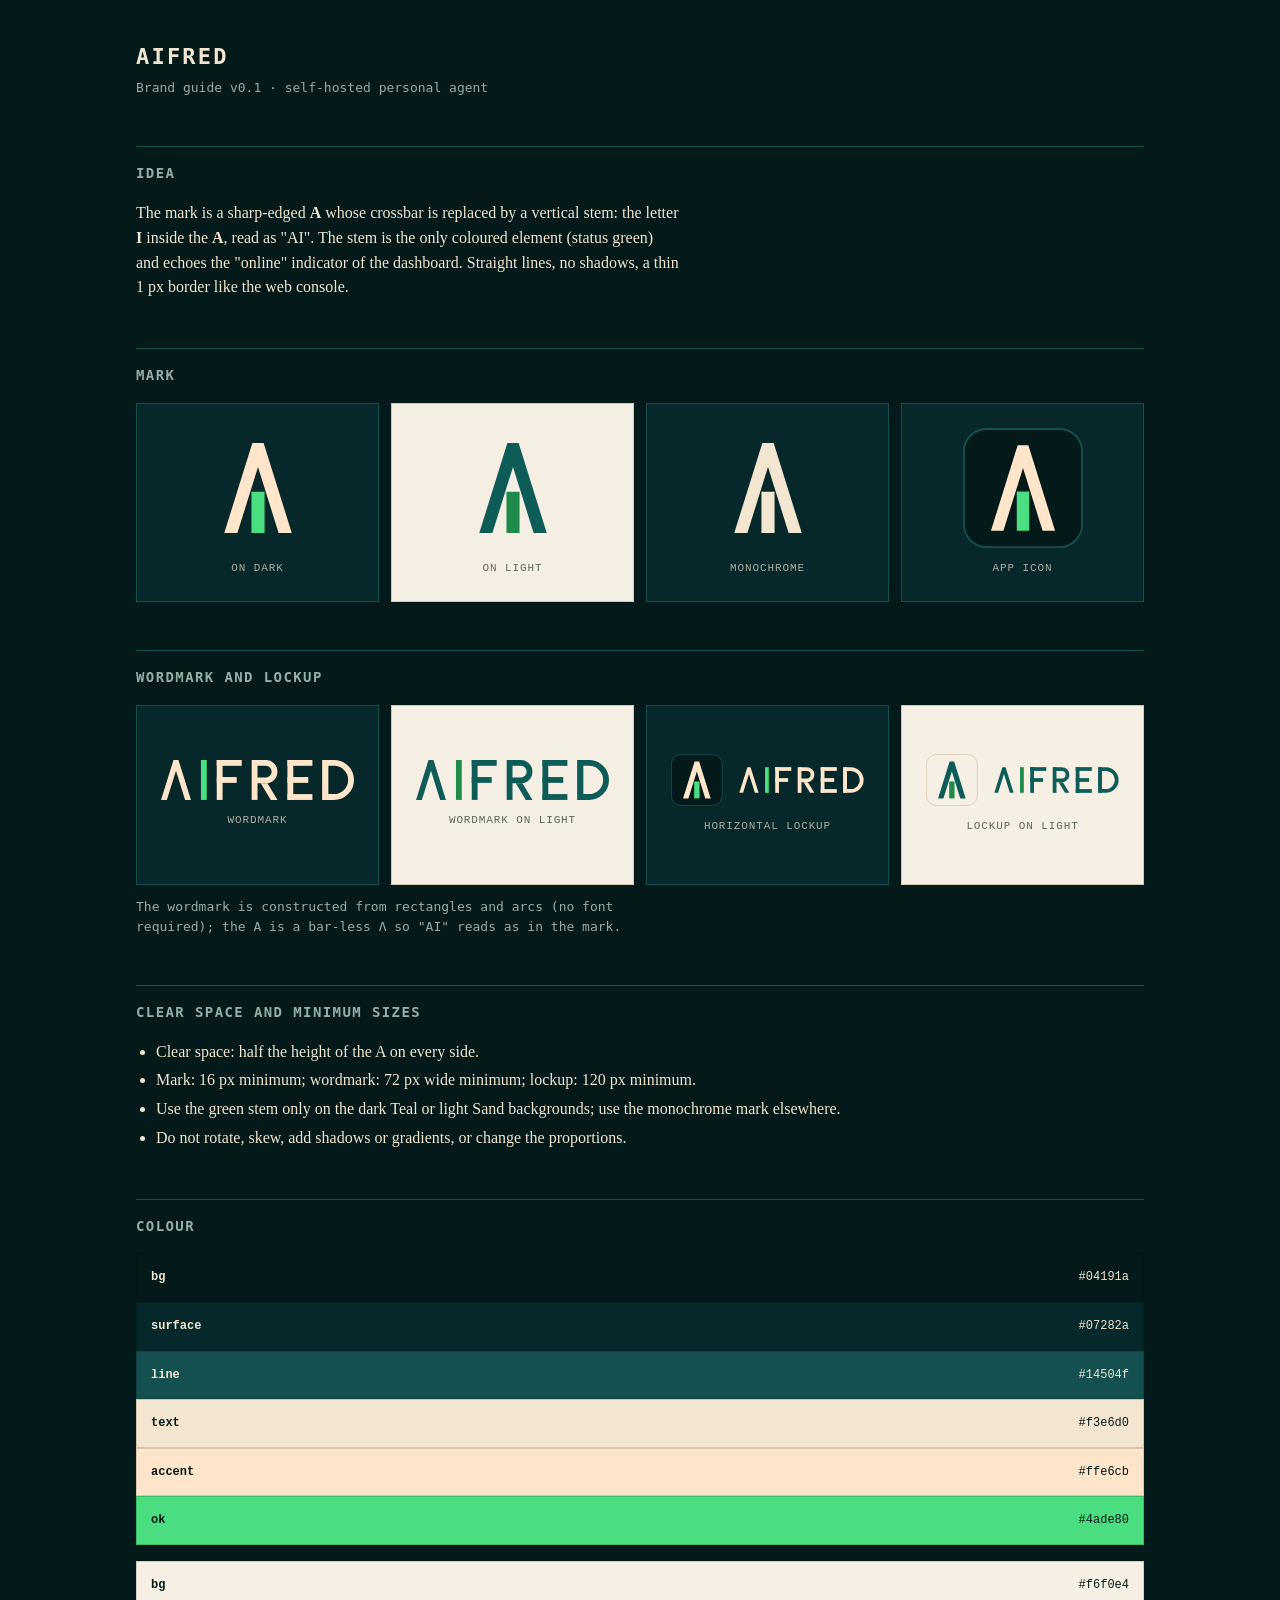
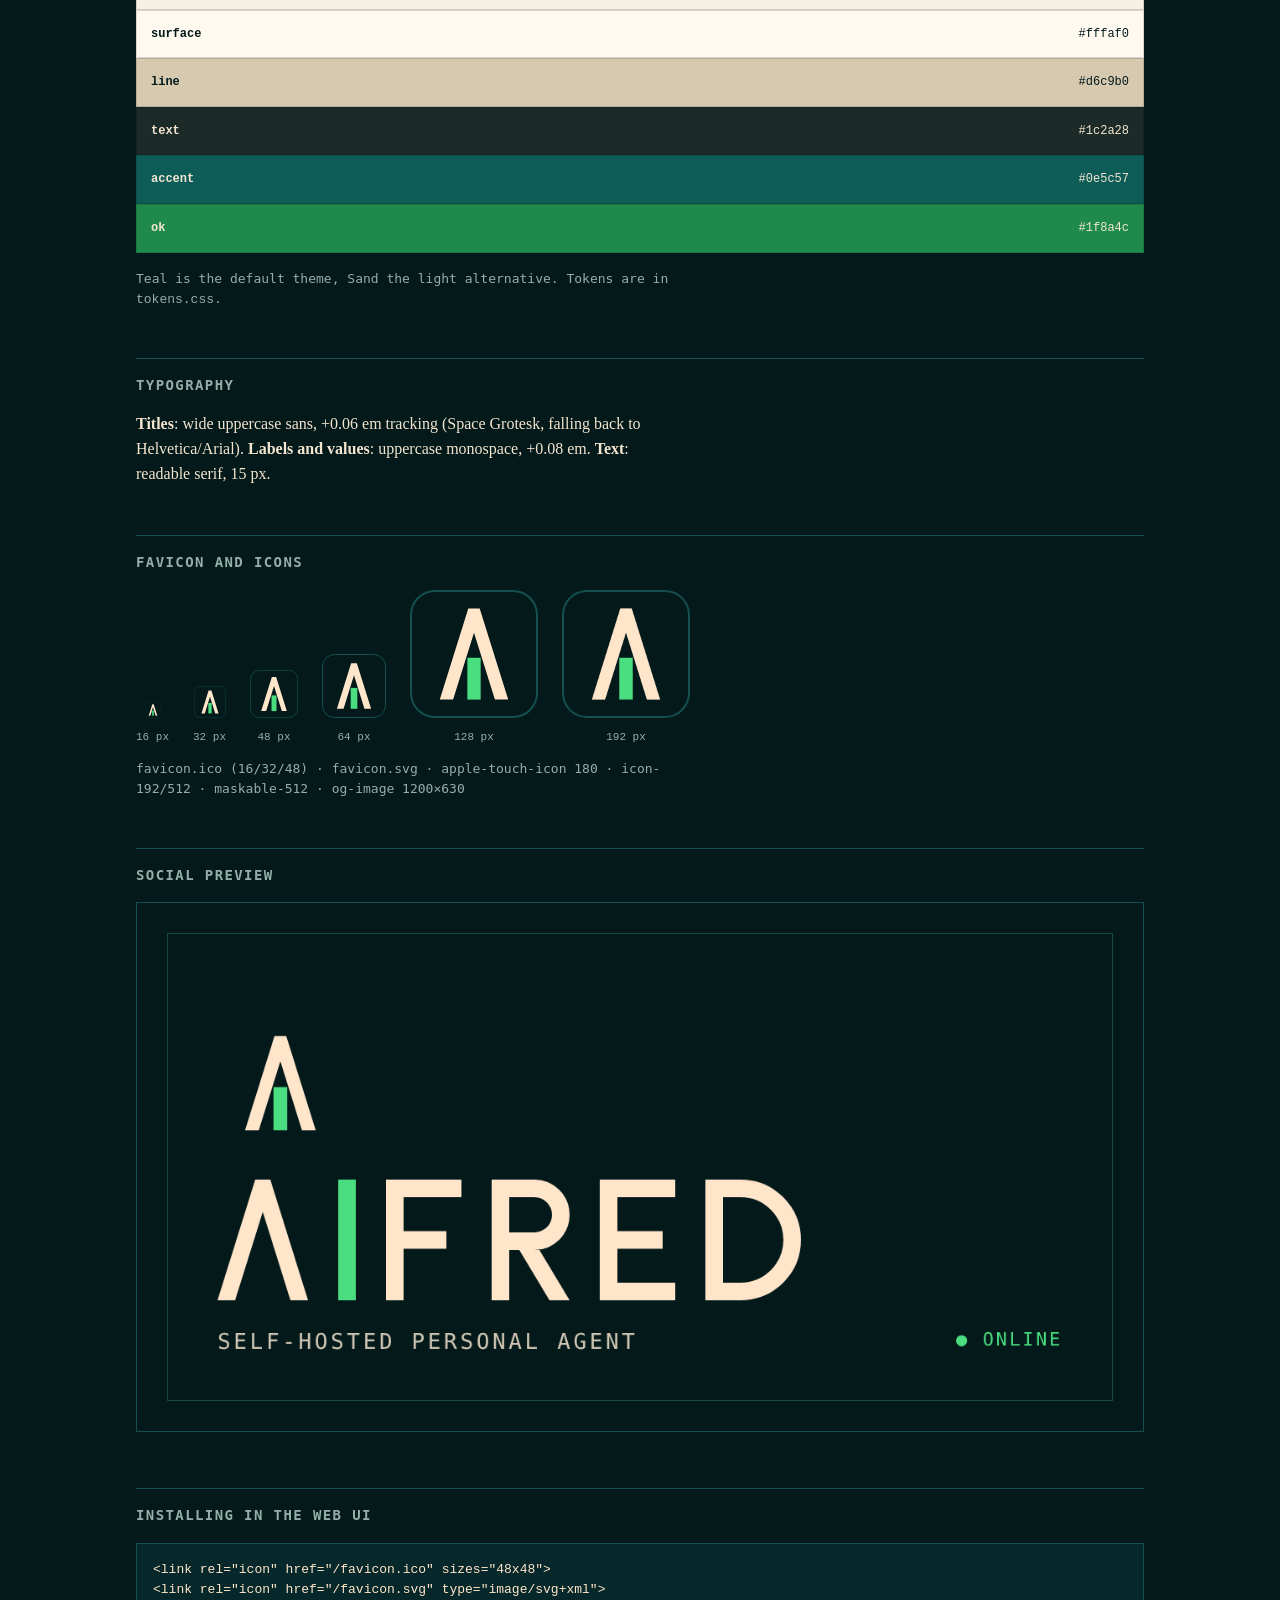
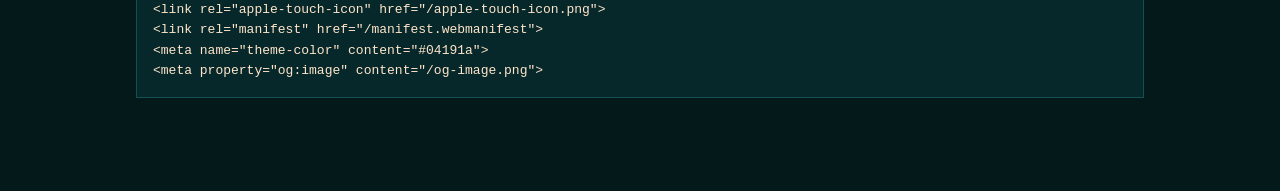
<file: brand/index.html>
<!doctype html>
<html lang="en"><head><meta charset="utf-8"><meta name="viewport" content="width=device-width,initial-scale=1">
<title>AIFRED brand guide</title>
<link rel="icon" href="favicon.svg" type="image/svg+xml">
<style>
:root{--bg:#04191a;--surface:#07282a;--line:#14504f;--text:#f3e6d0;--muted:#93b0a8;--accent:#ffe6cb;--ok:#4ade80}
*{box-sizing:border-box}body{margin:0;background:var(--bg);color:var(--text);
font:16px/1.55 Georgia,serif}main{max-width:1040px;margin:0 auto;padding:40px 16px 80px}
h1,h2{font-family:ui-monospace,"DejaVu Sans Mono",monospace;text-transform:uppercase;letter-spacing:.1em;
font-weight:600}h1{font-size:22px;margin:0 0 4px}h2{font-size:14px;color:var(--muted);margin:48px 0 16px;
border-top:1px solid var(--line);padding-top:16px}p{max-width:68ch;margin:0 0 12px}
.mono{font-family:ui-monospace,"DejaVu Sans Mono",monospace;font-size:13px;color:var(--muted)}
.grid{display:grid;grid-template-columns:repeat(auto-fit,minmax(240px,1fr));gap:12px}
.card{border:1px solid var(--line);background:var(--surface);padding:24px;display:flex;flex-direction:column;
gap:12px;align-items:center;justify-content:center;min-height:180px}
.card.light{background:#f6f0e4;border-color:#d6c9b0;color:#1c2a28}
.card small{font-family:ui-monospace,monospace;font-size:11px;letter-spacing:.08em;text-transform:uppercase;
opacity:.7}.card svg{max-width:100%;height:auto}
.sw{padding:14px;display:flex;justify-content:space-between;font-family:ui-monospace,monospace;font-size:12px;
border:1px solid rgba(0,0,0,.15)}.sws{display:grid;gap:0;margin-bottom:16px}
figure{margin:0;text-align:center}figcaption{font:11px ui-monospace,monospace;color:var(--muted);margin-top:6px}
.row{display:flex;gap:24px;align-items:flex-end;flex-wrap:wrap}
pre{background:var(--surface);border:1px solid var(--line);padding:16px;overflow:auto;font-size:13px;
color:var(--accent)}ul{padding-left:20px}li{margin-bottom:4px}
</style></head><body><main>
<h1>AIFRED</h1><p class="mono">Brand guide v0.1 · self-hosted personal agent</p>
<h2>Idea</h2>
<p>The mark is a sharp-edged <b>A</b> whose crossbar is replaced by a vertical stem: the letter
<b>I</b> inside the <b>A</b>, read as "AI". The stem is the only coloured element (status green) and echoes the
"online" indicator of the dashboard. Straight lines, no shadows, a thin 1 px border like the web console.</p>
<h2>Mark</h2><div class="grid">
<div class="card"><svg xmlns="http://www.w3.org/2000/svg" viewBox="0 0 64 64" width="120" height="120" role="img"><title>AIFRED mark (for dark backgrounds)</title><polygon points="14,56 29,8 35,8 50,56 43,56 32,20.8 21,56" fill="#ffe6cb"/><rect x="28.5" y="34" width="7" height="22" fill="#4ade80"/></svg><small>On dark</small></div>
<div class="card light"><svg xmlns="http://www.w3.org/2000/svg" viewBox="0 0 64 64" width="120" height="120" role="img"><title>AIFRED mark (for light backgrounds)</title><polygon points="14,56 29,8 35,8 50,56 43,56 32,20.8 21,56" fill="#0e5c57"/><rect x="28.5" y="34" width="7" height="22" fill="#1f8a4c"/></svg><small>On light</small></div>
<div class="card" style="color:#f3e6d0"><svg xmlns="http://www.w3.org/2000/svg" viewBox="0 0 64 64" width="120" height="120" role="img"><title>AIFRED mark (single colour)</title><polygon points="14,56 29,8 35,8 50,56 43,56 32,20.8 21,56" fill="currentColor"/><rect x="28.5" y="34" width="7" height="22" fill="currentColor"/></svg><small>Monochrome</small></div>
<div class="card"><svg xmlns="http://www.w3.org/2000/svg" viewBox="0 0 64 64" width="120" height="120" role="img"><title>AIFRED app icon</title><rect x="0.5" y="0.5" width="63.0" height="63.0" rx="12" fill="#04191a" stroke="#14504f" stroke-width="1"/><polygon points="14.9,54.8 29.15,9.2 34.85,9.2 49.1,54.8 42.45,54.8 32,21.36 21.55,54.8" fill="#ffe6cb"/><rect x="28.68" y="33.9" width="6.65" height="20.9" fill="#4ade80"/></svg><small>App icon</small></div>
</div>
<h2>Wordmark and lockup</h2><div class="grid">
<div class="card"><svg xmlns="http://www.w3.org/2000/svg" viewBox="0 0 232 48" width="232" height="48" role="img"><title>AIFRED wordmark (for dark backgrounds)</title><polygon points="0,48 15,0 21,0 36,48 29,48 18,12.8 7,48" fill="#ffe6cb"/><rect x="48" y="0" width="7" height="48" fill="#4ade80"/><rect x="67" y="0" width="7" height="48" fill="#ffe6cb"/><rect x="67" y="0" width="30" height="7" fill="#ffe6cb"/><rect x="67" y="20.5" width="24" height="7" fill="#ffe6cb"/><rect x="109" y="0" width="7" height="48" fill="#ffe6cb"/><path d="M112.5 3.5H126a10.5 10.5 0 0 1 0 21H112.5" fill="none" stroke="#ffe6cb" stroke-width="7"/><polygon points="120,28 128,28 140,48 132,48" fill="#ffe6cb"/><rect x="152" y="0" width="7" height="48" fill="#ffe6cb"/><rect x="152" y="0" width="30" height="7" fill="#ffe6cb"/><rect x="152" y="20.5" width="25" height="7" fill="#ffe6cb"/><rect x="152" y="41" width="30" height="7" fill="#ffe6cb"/><path d="M197.5 3.5H208A20.5 20.5 0 0 1 208 44.5H197.5Z" fill="none" stroke="#ffe6cb" stroke-width="7" stroke-linejoin="miter"/><rect x="194" y="0" width="7" height="48" fill="#ffe6cb"/></svg><small>Wordmark</small></div>
<div class="card light"><svg xmlns="http://www.w3.org/2000/svg" viewBox="0 0 232 48" width="232" height="48" role="img"><title>AIFRED wordmark (for light backgrounds)</title><polygon points="0,48 15,0 21,0 36,48 29,48 18,12.8 7,48" fill="#0e5c57"/><rect x="48" y="0" width="7" height="48" fill="#1f8a4c"/><rect x="67" y="0" width="7" height="48" fill="#0e5c57"/><rect x="67" y="0" width="30" height="7" fill="#0e5c57"/><rect x="67" y="20.5" width="24" height="7" fill="#0e5c57"/><rect x="109" y="0" width="7" height="48" fill="#0e5c57"/><path d="M112.5 3.5H126a10.5 10.5 0 0 1 0 21H112.5" fill="none" stroke="#0e5c57" stroke-width="7"/><polygon points="120,28 128,28 140,48 132,48" fill="#0e5c57"/><rect x="152" y="0" width="7" height="48" fill="#0e5c57"/><rect x="152" y="0" width="30" height="7" fill="#0e5c57"/><rect x="152" y="20.5" width="25" height="7" fill="#0e5c57"/><rect x="152" y="41" width="30" height="7" fill="#0e5c57"/><path d="M197.5 3.5H208A20.5 20.5 0 0 1 208 44.5H197.5Z" fill="none" stroke="#0e5c57" stroke-width="7" stroke-linejoin="miter"/><rect x="194" y="0" width="7" height="48" fill="#0e5c57"/></svg><small>Wordmark on light</small></div>
<div class="card"><svg xmlns="http://www.w3.org/2000/svg" viewBox="0 0 209 56" width="260" height="70" role="img"><title>AIFRED</title><g transform="translate(0 0) scale(0.875)"><rect x="0.5" y="0.5" width="63.0" height="63.0" rx="12" fill="#04191a" stroke="#14504f" stroke-width="1"/><polygon points="14.9,54.8 29.15,9.2 34.85,9.2 49.1,54.8 42.45,54.8 32,21.36 21.55,54.8" fill="#ffe6cb"/><rect x="28.68" y="33.9" width="6.65" height="20.9" fill="#4ade80"/></g><g transform="translate(74 14.1) scale(0.58)"><polygon points="0,48 15,0 21,0 36,48 29,48 18,12.8 7,48" fill="#ffe6cb"/><rect x="48" y="0" width="7" height="48" fill="#4ade80"/><rect x="67" y="0" width="7" height="48" fill="#ffe6cb"/><rect x="67" y="0" width="30" height="7" fill="#ffe6cb"/><rect x="67" y="20.5" width="24" height="7" fill="#ffe6cb"/><rect x="109" y="0" width="7" height="48" fill="#ffe6cb"/><path d="M112.5 3.5H126a10.5 10.5 0 0 1 0 21H112.5" fill="none" stroke="#ffe6cb" stroke-width="7"/><polygon points="120,28 128,28 140,48 132,48" fill="#ffe6cb"/><rect x="152" y="0" width="7" height="48" fill="#ffe6cb"/><rect x="152" y="0" width="30" height="7" fill="#ffe6cb"/><rect x="152" y="20.5" width="25" height="7" fill="#ffe6cb"/><rect x="152" y="41" width="30" height="7" fill="#ffe6cb"/><path d="M197.5 3.5H208A20.5 20.5 0 0 1 208 44.5H197.5Z" fill="none" stroke="#ffe6cb" stroke-width="7" stroke-linejoin="miter"/><rect x="194" y="0" width="7" height="48" fill="#ffe6cb"/></g></svg><small>Horizontal lockup</small></div>
<div class="card light"><svg xmlns="http://www.w3.org/2000/svg" viewBox="0 0 209 56" width="260" height="70" role="img"><title>AIFRED</title><g transform="translate(0 0) scale(0.875)"><rect x="0.5" y="0.5" width="63.0" height="63.0" rx="12" fill="#f6f0e4" stroke="#d6c9b0" stroke-width="1"/><polygon points="14.9,54.8 29.15,9.2 34.85,9.2 49.1,54.8 42.45,54.8 32,21.36 21.55,54.8" fill="#0e5c57"/><rect x="28.68" y="33.9" width="6.65" height="20.9" fill="#1f8a4c"/></g><g transform="translate(74 14.1) scale(0.58)"><polygon points="0,48 15,0 21,0 36,48 29,48 18,12.8 7,48" fill="#0e5c57"/><rect x="48" y="0" width="7" height="48" fill="#1f8a4c"/><rect x="67" y="0" width="7" height="48" fill="#0e5c57"/><rect x="67" y="0" width="30" height="7" fill="#0e5c57"/><rect x="67" y="20.5" width="24" height="7" fill="#0e5c57"/><rect x="109" y="0" width="7" height="48" fill="#0e5c57"/><path d="M112.5 3.5H126a10.5 10.5 0 0 1 0 21H112.5" fill="none" stroke="#0e5c57" stroke-width="7"/><polygon points="120,28 128,28 140,48 132,48" fill="#0e5c57"/><rect x="152" y="0" width="7" height="48" fill="#0e5c57"/><rect x="152" y="0" width="30" height="7" fill="#0e5c57"/><rect x="152" y="20.5" width="25" height="7" fill="#0e5c57"/><rect x="152" y="41" width="30" height="7" fill="#0e5c57"/><path d="M197.5 3.5H208A20.5 20.5 0 0 1 208 44.5H197.5Z" fill="none" stroke="#0e5c57" stroke-width="7" stroke-linejoin="miter"/><rect x="194" y="0" width="7" height="48" fill="#0e5c57"/></g></svg><small>Lockup on light</small></div>
</div>
<p class="mono" style="margin-top:12px">The wordmark is constructed from rectangles and arcs (no font required);
the A is a bar-less Λ so "AI" reads as in the mark.</p>
<h2>Clear space and minimum sizes</h2>
<ul><li>Clear space: half the height of the A on every side.</li>
<li>Mark: 16 px minimum; wordmark: 72 px wide minimum; lockup: 120 px minimum.</li>
<li>Use the green stem only on the dark Teal or light Sand backgrounds; use the monochrome mark elsewhere.</li>
<li>Do not rotate, skew, add shadows or gradients, or change the proportions.</li></ul>
<h2>Colour</h2><div class="sws"><div class="sw" style="background:#04191a;color:#f3e6d0"><b>bg</b><span>#04191a</span></div><div class="sw" style="background:#07282a;color:#f3e6d0"><b>surface</b><span>#07282a</span></div><div class="sw" style="background:#14504f;color:#f3e6d0"><b>line</b><span>#14504f</span></div><div class="sw" style="background:#f3e6d0;color:#04191a"><b>text</b><span>#f3e6d0</span></div><div class="sw" style="background:#ffe6cb;color:#04191a"><b>accent</b><span>#ffe6cb</span></div><div class="sw" style="background:#4ade80;color:#04191a"><b>ok</b><span>#4ade80</span></div></div><div class="sws"><div class="sw" style="background:#f6f0e4;color:#04191a"><b>bg</b><span>#f6f0e4</span></div><div class="sw" style="background:#fffaf0;color:#04191a"><b>surface</b><span>#fffaf0</span></div><div class="sw" style="background:#d6c9b0;color:#04191a"><b>line</b><span>#d6c9b0</span></div><div class="sw" style="background:#1c2a28;color:#f3e6d0"><b>text</b><span>#1c2a28</span></div><div class="sw" style="background:#0e5c57;color:#f3e6d0"><b>accent</b><span>#0e5c57</span></div><div class="sw" style="background:#1f8a4c;color:#f3e6d0"><b>ok</b><span>#1f8a4c</span></div></div>
<p class="mono">Teal is the default theme, Sand the light alternative. Tokens are in <code>tokens.css</code>.</p>
<h2>Typography</h2>
<p><b>Titles</b>: wide uppercase sans, +0.06 em tracking (Space Grotesk, falling back to Helvetica/Arial).
<b>Labels and values</b>: uppercase monospace, +0.08 em. <b>Text</b>: readable serif, 15 px.</p>
<h2>Favicon and icons</h2><div class="row"><figure><img src="png/icon-16.png" width="16" height="16"><figcaption>16 px</figcaption></figure><figure><img src="png/icon-32.png" width="32" height="32"><figcaption>32 px</figcaption></figure><figure><img src="png/icon-48.png" width="48" height="48"><figcaption>48 px</figcaption></figure><figure><img src="png/icon-64.png" width="64" height="64"><figcaption>64 px</figcaption></figure><figure><img src="png/icon-128.png" width="128" height="128"><figcaption>128 px</figcaption></figure><figure><img src="png/icon-192.png" width="128" height="128"><figcaption>192 px</figcaption></figure></div>
<p class="mono" style="margin-top:16px">favicon.ico (16/32/48) · favicon.svg · apple-touch-icon 180 · icon-192/512 ·
maskable-512 · og-image 1200×630</p>
<h2>Social preview</h2><img src="png/og-image.png" alt="" style="width:100%;border:1px solid var(--line)">
<h2>Installing in the web UI</h2>
<pre>&lt;link rel="icon" href="/favicon.ico" sizes="48x48"&gt;
&lt;link rel="icon" href="/favicon.svg" type="image/svg+xml"&gt;
&lt;link rel="apple-touch-icon" href="/apple-touch-icon.png"&gt;
&lt;link rel="manifest" href="/manifest.webmanifest"&gt;
&lt;meta name="theme-color" content="#04191a"&gt;
&lt;meta property="og:image" content="/og-image.png"&gt;</pre>
</main></body></html>
</file>
